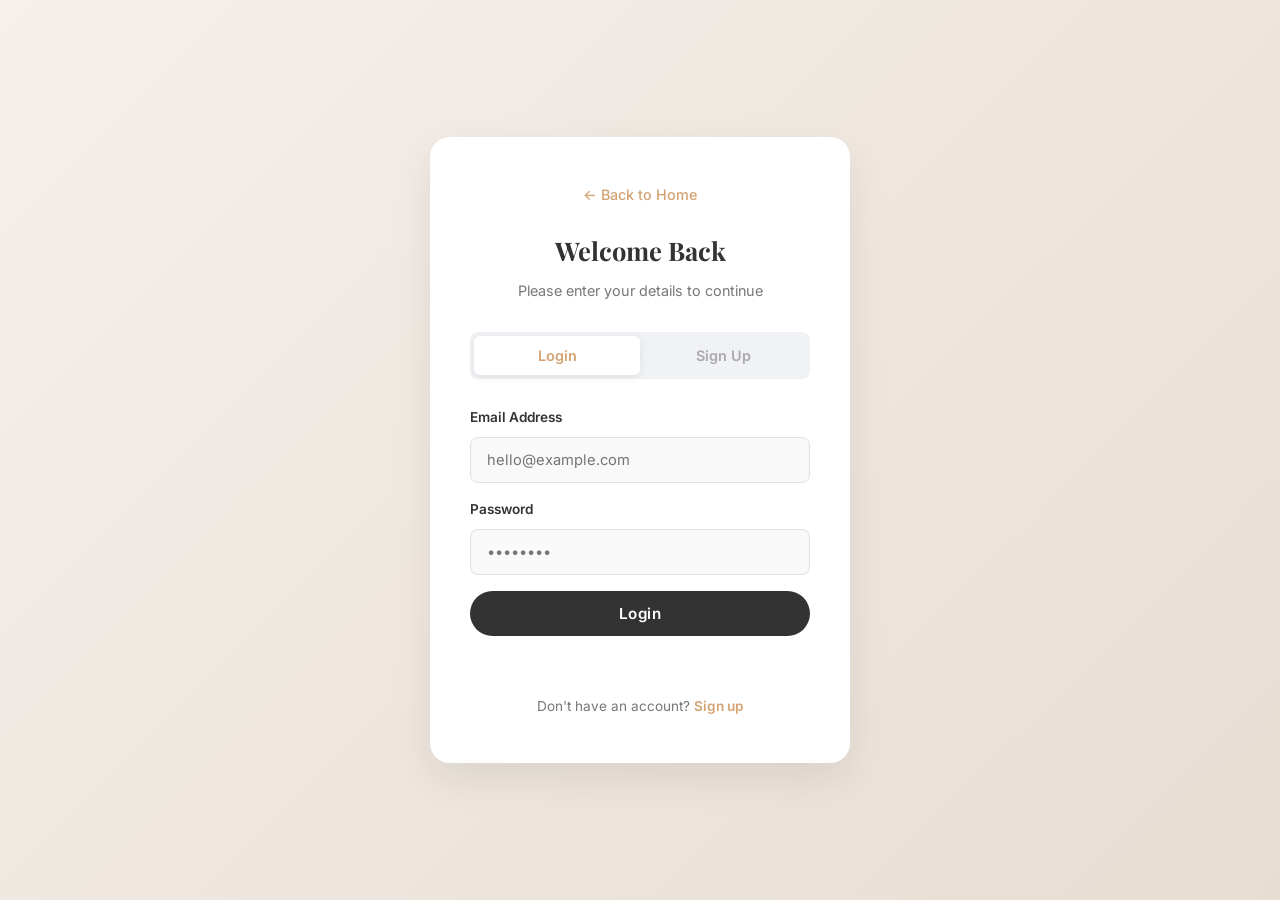
<file: dashboard-user.html>
<!DOCTYPE html>
<html lang="en">

<head>
    <meta charset="UTF-8">
    <meta name="viewport" content="width=device-width, initial-scale=1.0">
    <title>User Dashboard | Glow & Relax</title>
    <meta name="description" content="Your personal wellness dashboard — browse services, book appointments, and manage your reservations at Glow & Relax.">
   <link rel="stylesheet" href="style.css">
</head>

<body>

    <!-- Route Protection: redirect if not logged in -->
    <script>
        (function () {
            const currentUser = JSON.parse(localStorage.getItem('currentUser'));
            if (!currentUser) {
                window.location.href = 'login.html';
            }
        })();
    </script>

    <!-- Navbar -->
    <nav class="navbar">
        <div class="logo">Glow & Relax</div>
        <ul class="nav-links">
            <li><a href="#user-services">Services</a></li>
            <li><a href="produkte.html">Products</a></li>
            <li><a href="#user-gallery">Gallery</a></li>
            <li><span id="welcomeUser" class="welcome-text"></span></li>
            <li><a href="#" onclick="logout()" class="login-btn" style="background:#e74c3c !important; box-shadow: 0 2px 12px rgba(231,76,60,0.3);">Logout</a></li>
        </ul>
    </nav>

    <div class="dashboard-content">
        <header class="dash-header">
            <h1>Welcome, Beauty Enthusiast!</h1>
            <p>Select a service below to book your next appointment.</p>
        </header>

        <!-- Services Section -->
        <section id="user-services">
            <h2 class="section-title" style="text-align: left; margin-bottom: 8px;">Our Services & Pricing</h2>
            <p class="section-subtitle" style="text-align: left; margin-bottom: 30px;">Click "Book Now" to choose a treatment and reserve your slot</p>
            <div class="services-grid" id="userServicesGrid">
                <!-- Dynamically rendered by main.js -->
            </div>
        </section>

        <!-- My Bookings Section -->
        <section class="my-bookings-section" id="my-bookings">
            <h2 class="section-title" style="text-align: left; margin-bottom: 8px;">My Bookings</h2>
            <p class="section-subtitle" style="text-align: left; margin-bottom: 24px;">Your upcoming appointments</p>
            <div class="table-container">
                <table>
                    <thead>
                        <tr>
                            <th>Category</th>
                            <th>Treatment</th>
                            <th>Date & Time</th>
                            <th>Price</th>
                            <th>Status</th>
                        </tr>
                    </thead>
                    <tbody id="userBookingsBody"></tbody>
                </table>
            </div>
        </section>

        <!-- Photo Gallery Section -->
        <section class="user-gallery-section" id="user-gallery">
            <h2 class="section-title" style="text-align: left; margin-bottom: 8px;">Gallery</h2>
            <p class="section-subtitle" style="text-align: left; margin-bottom: 24px;">A glimpse into our sanctuary</p>
            <div class="gallery-grid">
                <div class="gallery-item">
                    <img src="../images/gallery-1.png" alt="Spa stones and candles">
                    <div class="gallery-overlay"><p>Relaxation Space</p></div>
                </div>
                <div class="gallery-item">
                    <img src="../images/gallery-2.png" alt="Facial treatment">
                    <div class="gallery-overlay"><p>Facial Treatments</p></div>
                </div>
                <div class="gallery-item">
                    <img src="../images/gallery-3.png" alt="Nail art service">
                    <div class="gallery-overlay"><p>Nail Art Studio</p></div>
                </div>
                <div class="gallery-item">
                    <img src="../images/gallery-4.png" alt="Hair styling">
                    <div class="gallery-overlay"><p>Hair Styling</p></div>
                </div>
                <div class="gallery-item">
                    <img src="../images/gallery-5.png" alt="Massage room">
                    <div class="gallery-overlay"><p>Massage Rooms</p></div>
                </div>
                <div class="gallery-item">
                    <img src="../images/gallery-6.png" alt="Spa products">
                    <div class="gallery-overlay"><p>Premium Products</p></div>
                </div>
            </div>
        </section>
    </div>

    <!-- Booking Form Modal (with sub-service dropdown + dynamic price) -->
    <div id="bookingModal" class="modal">
        <div class="modal-content">
            <span class="close" onclick="closeBooking()">&times;</span>
            <div class="modal-icon">📅</div>
            <h2 id="modalTitle" style="font-family: var(--font-heading); margin-bottom: 20px;">Book Service</h2>
            <form id="reservationForm">
                <div class="input-group">
                    <label>Your Email (auto-filled)</label>
                    <input type="email" id="userEmail" readonly
                        style="background: #f5f5f5; cursor: not-allowed;">
                </div>

                <!-- Sub-Service Dropdown (populated dynamically) -->
                <div class="input-group">
                    <label>Choose Treatment</label>
                    <select id="subServiceSelect" required onchange="onSubServiceChange()">
                        <option value="">— Choose a treatment —</option>
                    </select>
                </div>

                <!-- Dynamic Price Display -->
                <div id="selectedPrice" class="price-display" style="display: none;"></div>

                <div class="input-group">
                    <label>Select Date</label>
                    <input type="date" id="bookingDate" required>
                </div>

                <div class="input-group">
                    <label>Available Times</label>
                    <select id="bookingTime" required>
                        <option value="">Choose a time slot</option>
                        <option value="09:00">09:00 AM</option>
                        <option value="10:00">10:00 AM</option>
                        <option value="11:00">11:00 AM</option>
                        <option value="13:00">01:00 PM</option>
                        <option value="14:00">02:00 PM</option>
                        <option value="15:00">03:00 PM</option>
                        <option value="16:00">04:00 PM</option>
                        <option value="17:00">05:00 PM</option>
                    </select>
                </div>

                <button type="submit" class="submit-btn">Confirm Reservation</button>
            </form>
        </div>
    </div>

   <script src="main.js"></script>
</body>

</html>
</file>
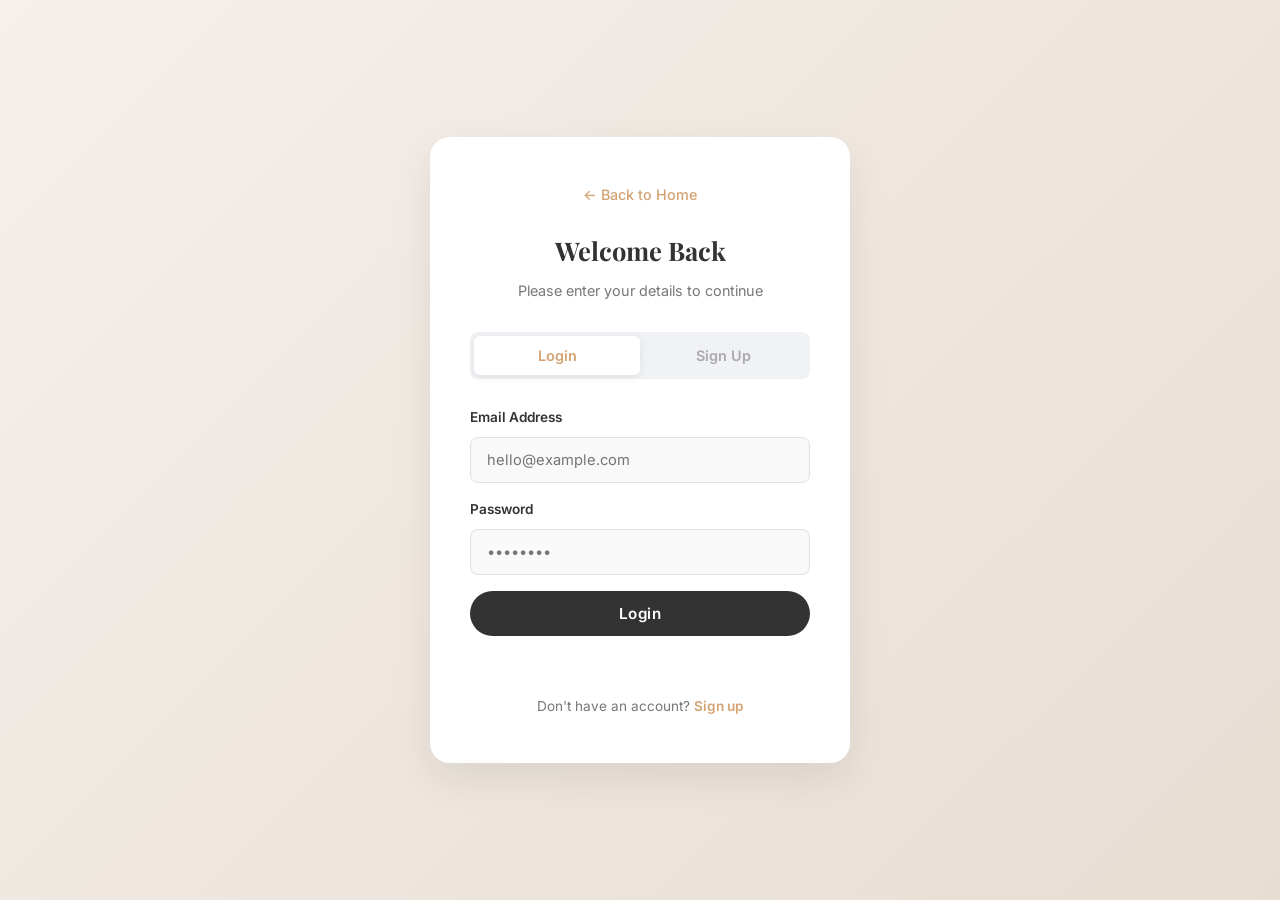
<file: login.html>
<!DOCTYPE html>
<html lang="en">

<head>
    <meta charset="UTF-8">
    <meta name="viewport" content="width=device-width, initial-scale=1.0">
    <title>Login | Glow & Relax</title>
    <meta name="description" content="Login or create an account to book premium wellness & beauty appointments at Glow & Relax.">
    <link rel="stylesheet" href="style.css">
</head>

<body class="auth-page">

    <div class="login-container">
        <div class="login-box">
            <div class="logo-area">
                <a href="index.html" class="back-link">← Back to Home</a>
                <h2 id="authTitle">Welcome Back</h2>
                <p id="authSubtitle">Please enter your details to continue</p>
            </div>

            <!-- Auth Tab Toggle (Login / Sign Up) -->
            <div class="role-toggle" id="authToggle">
                <button id="loginTabBtn" class="active" onclick="switchAuthTab('login')">Login</button>
                <button id="signupTabBtn" onclick="switchAuthTab('signup')">Sign Up</button>
            </div>

            <!-- LOGIN FORM -->
            <form id="loginForm">
                <div class="input-group">
                    <label for="email">Email Address</label>
                    <input type="email" id="email" placeholder="hello@example.com" required>
                </div>

                <div class="input-group">
                    <label for="password">Password</label>
                    <input type="password" id="password" placeholder="••••••••" required>
                </div>

                <button type="submit" class="submit-btn">Login</button>
            </form>

            <!-- SIGN UP FORM (hidden by default) -->
            <form id="signupForm" style="display: none;">
                <div class="input-group">
                    <label for="signupEmail">Email Address</label>
                    <input type="email" id="signupEmail" placeholder="hello@example.com" required>
                </div>

                <div class="input-group">
                    <label for="signupPassword">Password</label>
                    <input type="password" id="signupPassword" placeholder="••••••••" required>
                </div>

                <div class="input-group">
                    <label for="signupConfirm">Confirm Password</label>
                    <input type="password" id="signupConfirm" placeholder="••••••••" required>
                </div>

                <button type="submit" class="submit-btn">Create Account</button>
            </form>

            <!-- Auth feedback message -->
            <p id="authMessage" class="auth-message"></p>

            <p class="signup-prompt" id="switchPrompt">Don't have an account? <a href="#"
                    onclick="switchAuthTab('signup'); return false;">Sign up</a></p>
        </div>
    </div>

    <script src="main.js"></script>
</body>

</html>
</file>
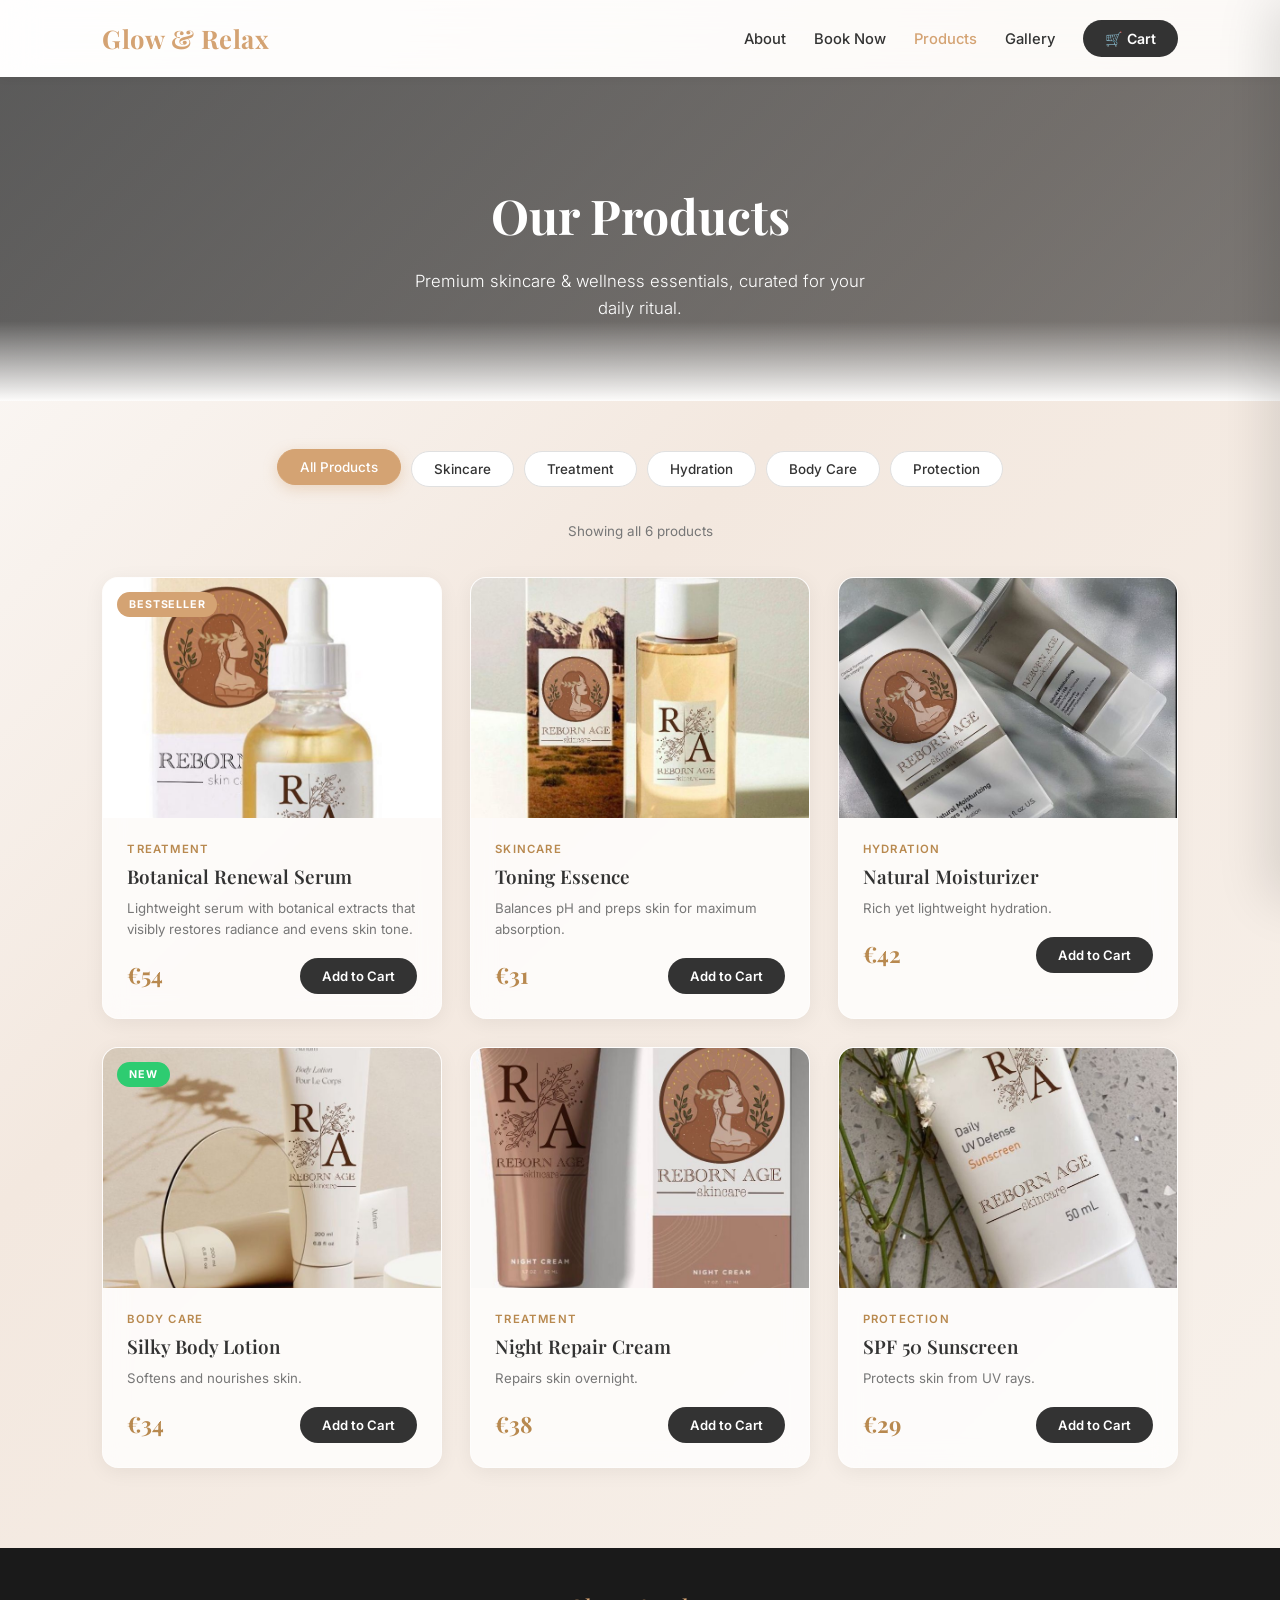
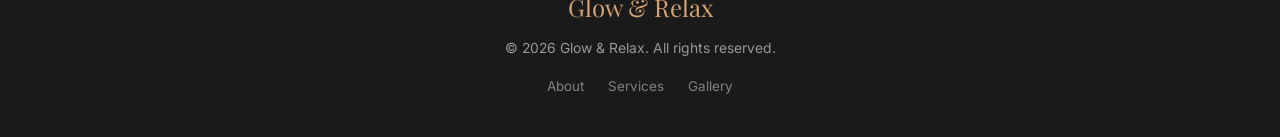
<file: produkte.html>
<!DOCTYPE html>
<html lang="en">
<head>
    <meta charset="UTF-8">
    <meta name="viewport" content="width=device-width, initial-scale=1.0">
    <title>Glow & Relax | Products</title>
    <link href="https://fonts.googleapis.com/css2?family=Playfair+Display:wght@400;500;600;700&family=Inter:wght@300;400;500;600;700&display=swap" rel="stylesheet">
    <script src="https://www.paypal.com/sdk/js?client-id=AZDxjDScFpQtjWTOUtWKbyN_bDt4OgqaF4eYXlewfBP4-8aqPhHjjAl97nkGlsaKNMiuXIzigRXBJPCHkcd0&currency=EUR"></script>
    <style>
        :root {
            --charcoal: #333333;
            --charcoal-deep: #1a1a1a;
            --gold: #d4a373;
            --gold-light: #e8c9a0;
            --gold-dark: #b8894f;
            --white: #f9f9f9;
            --white-pure: #ffffff;
            --grey-light: #f0f2f5;
            --grey-mid: #aaaaaa;
            --grey-text: #777777;
            --shadow-soft: 0 4px 20px rgba(0,0,0,0.06);
            --shadow-medium: 0 8px 30px rgba(0,0,0,0.1);
            --radius: 16px;
            --radius-sm: 8px;
            --transition: all 0.35s cubic-bezier(0.4,0,0.2,1);
            --font-heading: 'Playfair Display', Georgia, serif;
            --font-body: 'Inter', sans-serif;
        }

        *, *::before, *::after { margin:0; padding:0; box-sizing:border-box; }
        html { scroll-behavior: smooth; }

        body {
            background: linear-gradient(135deg, #fdfcfb 0%, #f3e8df 40%, #f8f2ec 100%);
            color: var(--charcoal);
            font-family: var(--font-body);
            line-height: 1.6;
            -webkit-font-smoothing: antialiased;
        }

        /* NAVBAR */
        .navbar {
            display: flex;
            justify-content: space-between;
            align-items: center;
            padding: 18px 8%;
            background: rgba(255,255,255,0.75);
            backdrop-filter: blur(18px);
            box-shadow: 0 1px 10px rgba(0,0,0,0.05);
            position: sticky; top: 0; z-index: 100;
            transition: var(--transition);
        }
        .navbar.scrolled { padding: 12px 8%; box-shadow: 0 2px 20px rgba(0,0,0,0.08); }
        .logo {
            font-family: var(--font-heading);
            font-size: 1.6rem; font-weight: 700;
            color: var(--gold); letter-spacing: 0.5px;
            text-decoration: none;
        }
        .nav-links { list-style: none; display: flex; align-items: center; gap: 28px; }
        .nav-links a {
            text-decoration: none; color: var(--charcoal);
            font-weight: 500; font-size: 0.92rem; transition: var(--transition);
        }
        .nav-links a:hover { color: var(--gold); }
        .nav-links a.active-link { color: var(--gold); }

        .cart-btn {
            position: relative;
            background: var(--charcoal); color: var(--white-pure);
            padding: 10px 22px; border-radius: 50px; border: none;
            font-family: var(--font-body); font-size: 0.88rem; font-weight: 600;
            cursor: pointer; transition: var(--transition);
        }
        .cart-btn:hover { background: var(--gold); transform: translateY(-2px); box-shadow: 0 4px 14px rgba(212,163,115,0.4); }
        .cart-badge {
            position: absolute; top: -7px; right: -7px;
            width: 20px; height: 20px;
            background: #e74c3c; color: #fff; border-radius: 50%;
            font-size: 0.65rem; font-weight: 700;
            display: none; align-items: center; justify-content: center;
        }
        .cart-badge.show { display: flex; }

        /* HERO */
        .hero {
            text-align: center;
            padding: 100px 20px 80px;
            background: linear-gradient(135deg, rgba(26,26,26,0.72) 0%, rgba(51,51,51,0.55) 100%),
                        url('https://images.unsplash.com/photo-1556228578-8c89e6adf883?auto=format&fit=crop&w=1400&q=80');
            background-size: cover; background-position: center; background-attachment: fixed;
            color: var(--white-pure); position: relative;
        }
        .hero::after {
            content: ''; position: absolute; bottom:0; left:0; right:0;
            height: 80px; background: linear-gradient(transparent, #fdfcfb);
        }
        .hero h1 {
            font-family: var(--font-heading); font-size: 3rem; font-weight: 700;
            margin-bottom: 14px; animation: fadeInUp 0.8s ease-out both;
        }
        .hero p {
            font-size: 1.05rem; font-weight: 300; opacity: 0.88;
            max-width: 460px; margin: 0 auto;
            animation: fadeInUp 0.8s ease-out 0.15s both;
        }
        @keyframes fadeInUp {
            from { opacity:0; transform:translateY(26px); }
            to   { opacity:1; transform:translateY(0); }
        }

        /* FILTER */
        .filter-bar {
            display: flex; justify-content: center; flex-wrap: wrap;
            gap: 10px; padding: 50px 8% 24px;
        }
        .filter-btn {
            padding: 9px 22px; border: 1.5px solid #e0e0e0;
            background: var(--white-pure); color: var(--charcoal);
            border-radius: 50px; font-family: var(--font-body);
            font-size: 0.84rem; font-weight: 500; cursor: pointer; transition: var(--transition);
        }
        .filter-btn:hover, .filter-btn.active {
            background: var(--gold); border-color: var(--gold); color: var(--white-pure);
            box-shadow: 0 4px 14px rgba(212,163,115,0.35); transform: translateY(-2px);
        }

        /* PRODUCTS */
        .products-section { padding: 10px 8% 80px; }
        .products-count { text-align: center; color: var(--grey-text); font-size: 0.84rem; margin-bottom: 34px; }
        .products-grid {
            display: grid;
            grid-template-columns: repeat(auto-fill, minmax(280px, 1fr));
            gap: 28px;
        }

        /* PRODUCT CARD */
        .product-card {
            background: rgba(255,255,255,0.78); backdrop-filter: blur(12px);
            border: 1px solid rgba(255,255,255,0.4); border-radius: var(--radius);
            overflow: hidden; box-shadow: var(--shadow-soft);
            transition: var(--transition); position: relative;
            animation: fadeInUp 0.5s ease-out both;
        }
        .product-card:hover { transform: translateY(-10px); box-shadow: var(--shadow-medium); }
        .product-card::before {
            content: ''; position: absolute; top:0; left:0; right:0; height: 4px;
            background: linear-gradient(90deg, var(--gold), var(--gold-light));
            transform: scaleX(0); transform-origin: left;
            transition: transform 0.4s ease; z-index: 1;
        }
        .product-card:hover::before { transform: scaleX(1); }

        .product-img-wrap {
            width: 100%; height: 240px; overflow: hidden; position: relative;
            background: linear-gradient(135deg, #f5f0eb, #ede3d8);
            display: flex; align-items: center; justify-content: center;
        }
        .product-img-wrap img { width:100%; height:100%; object-fit:cover; transition: transform 0.5s ease; }
        .product-card:hover .product-img-wrap img { transform: scale(1.07); }
        .img-ph { font-size: 4.5rem; opacity: 0.28; }

        .product-badge {
            position: absolute; top:14px; left:14px;
            background: var(--gold); color: var(--white-pure);
            font-size: 0.67rem; font-weight: 700; letter-spacing: 0.8px;
            padding: 4px 12px; border-radius: 50px; text-transform: uppercase; z-index: 2;
        }
        .product-badge.new  { background: #2ecc71; }
        .product-badge.sale { background: #e74c3c; }

        .product-body { padding: 22px 24px 24px; }
        .product-category { font-size: 0.71rem; font-weight: 600; letter-spacing: 1.2px; color: var(--gold-dark); text-transform: uppercase; margin-bottom: 7px; }
        .product-name { font-family: var(--font-heading); font-size: 1.18rem; font-weight: 600; color: var(--charcoal); margin-bottom: 8px; line-height: 1.3; }
        .product-desc { font-size: 0.83rem; color: var(--grey-text); line-height: 1.6; margin-bottom: 18px; }
        .product-footer { display: flex; align-items: center; justify-content: space-between; gap: 12px; }
        .product-price { font-family: var(--font-heading); font-size: 1.4rem; font-weight: 700; color: var(--gold-dark); }

        .add-btn {
            padding: 10px 22px; border: none;
            background: var(--charcoal); color: var(--white-pure);
            border-radius: 50px; font-family: var(--font-body);
            font-size: 0.82rem; font-weight: 600; cursor: pointer;
            transition: var(--transition); white-space: nowrap;
            position: relative; overflow: hidden;
        }
        .add-btn::before {
            content:''; position:absolute; inset:0;
            background: linear-gradient(120deg, transparent, rgba(255,255,255,0.22), transparent);
            transform: translateX(-100%);
        }
        .add-btn:hover::before { transform: translateX(100%); transition: 0.55s; }
        .add-btn:hover { background: var(--gold); transform: translateY(-2px); box-shadow: 0 4px 14px rgba(212,163,115,0.4); }
        .add-btn.added { background: #2ecc71; pointer-events: none; }

        /* CART OVERLAY */
        .cart-overlay { display:none; position:fixed; inset:0; background:rgba(0,0,0,0.42); z-index:500; backdrop-filter:blur(4px); }
        .cart-overlay.open { display:block; }

        /* CART SIDEBAR */
        .cart-sidebar {
            position: fixed; top:0; right:0;
            width: 440px; max-width: 100vw; height: 100%;
            background: var(--white-pure); z-index: 600;
            display: flex; flex-direction: column;
            transform: translateX(100%);
            transition: transform 0.4s cubic-bezier(0.4,0,0.2,1);
            box-shadow: -12px 0 50px rgba(0,0,0,0.12);
        }
        .cart-sidebar.open { transform: translateX(0); }

        .cart-head {
            display: flex; justify-content: space-between; align-items: center;
            padding: 22px 28px; border-bottom: 1px solid #f0f0f0; flex-shrink: 0;
        }
        .cart-head h3 { font-family: var(--font-heading); font-size: 1.45rem; font-weight: 600; color: var(--charcoal); }
        .close-btn { background:none; border:none; font-size:1.7rem; line-height:1; color:var(--grey-mid); cursor:pointer; transition:color 0.2s; }
        .close-btn:hover { color: var(--charcoal); }

        .cart-items-area { flex:1; overflow-y:auto; padding: 18px 28px; }
        .cart-empty { text-align:center; padding:60px 20px; color:var(--grey-mid); }
        .cart-empty .ei { font-size:3rem; margin-bottom:14px; opacity:0.35; }
        .cart-empty p { font-size:0.9rem; font-style:italic; }

        .cart-item-row { display:flex; align-items:center; gap:14px; padding:13px 0; border-bottom:1px solid #f5f5f5; }
        .ci-emoji { font-size:1.9rem; flex-shrink:0; }
        .ci-info { flex:1; }
        .ci-name { font-size:0.87rem; font-weight:600; color:var(--charcoal); }
        .ci-cat  { font-size:0.75rem; color:var(--grey-text); margin-top:2px; }
        .ci-price { font-family:var(--font-heading); font-size:1rem; font-weight:700; color:var(--gold-dark); flex-shrink:0; }
        .ci-del { background:none; border:none; color:var(--grey-mid); cursor:pointer; font-size:1rem; padding:4px 6px; border-radius:4px; transition:var(--transition); }
        .ci-del:hover { background:rgba(231,76,60,0.09); color:#e74c3c; }

        /* CART FOOTER */
        .cart-foot { padding: 18px 28px 26px; border-top: 1px solid #f0f0f0; flex-shrink:0; }

        .total-row { display:flex; justify-content:space-between; align-items:baseline; margin-bottom:20px; }
        .total-label { font-size:0.78rem; font-weight:600; letter-spacing:1px; color:var(--grey-text); text-transform:uppercase; }
        .total-price { font-family:var(--font-heading); font-size:1.75rem; font-weight:700; color:var(--gold-dark); }

        .section-label { font-size:0.72rem; font-weight:700; letter-spacing:1.2px; color:var(--grey-text); text-transform:uppercase; margin-bottom:12px; display:block; }

        .f-row { display:flex; gap:10px; margin-bottom:10px; }
        .f-input {
            width:100%; padding:11px 14px;
            border: 1.5px solid #e0e0e0; border-radius: var(--radius-sm);
            outline:none; font-family:var(--font-body); font-size:0.86rem;
            background: var(--white); color: var(--charcoal);
            transition: border-color 0.3s, box-shadow 0.3s;
            margin-bottom: 10px; display:block;
        }
        .f-input:focus { border-color: var(--gold); box-shadow: 0 0 0 3px rgba(212,163,115,0.13); }
        .f-input.error { border-color: #e74c3c; box-shadow: 0 0 0 3px rgba(231,76,60,0.1); }
        .f-row .f-input { margin-bottom:0; flex:1; }

        #paypal-button-container { margin-top: 14px; min-height: 45px; }

        /* TOAST */
        .toast {
            position:fixed; bottom:28px; right:28px;
            background: var(--charcoal-deep, #1a1a1a); color: var(--white-pure);
            padding:13px 22px; border-radius:var(--radius-sm);
            font-size:0.87rem; font-weight:500;
            box-shadow:0 8px 30px rgba(0,0,0,0.18); z-index:2000;
            display:flex; align-items:center; gap:10px;
            border-left: 4px solid var(--gold);
            animation: tIn 0.35s ease, tOut 0.35s ease 2.65s forwards;
        }
        @keyframes tIn  { from { transform:translateX(100px); opacity:0; } to { transform:translateX(0); opacity:1; } }
        @keyframes tOut { from { transform:translateX(0); opacity:1; } to { transform:translateX(100px); opacity:0; } }

        /* FOOTER */
        footer { background:#1a1a1a; color:rgba(255,255,255,0.55); text-align:center; padding:40px 8%; font-size:0.87rem; }
        footer .f-logo { font-family:var(--font-heading); font-size:1.5rem; color:var(--gold); display:block; margin-bottom:10px; }
        .footer-links { display:flex; justify-content:center; gap:24px; margin-top:16px; list-style:none; }
        .footer-links a { color:rgba(255,255,255,0.45); font-size:0.84rem; text-decoration:none; transition:color 0.3s; }
        .footer-links a:hover { color:var(--gold); }

        .cart-items-area::-webkit-scrollbar { width:5px; }
        .cart-items-area::-webkit-scrollbar-thumb { background:rgba(212,163,115,0.3); border-radius:3px; }

        @media (max-width: 768px) {
            .hero h1 { font-size: 2.1rem; }
            .products-section { padding: 10px 5% 60px; }
            .cart-sidebar { width: 100%; }
            .navbar { padding: 14px 5%; }
            .nav-links { gap: 14px; }
        }
    </style>
</head>
<body>

<!-- NAVBAR -->
<nav class="navbar" id="mainNav">
    <a href="index.html" class="logo">Glow &amp; Relax</a>
    <ul class="nav-links">
        <li><a href="index.html#about">About</a></li>
        <li><a href="index.html#book_now">Book Now</a></li>
        <li><a href="produkte.html" class="active-link">Products</a></li>
        <li><a href="index.html#gallery">Gallery</a></li>
        <li>
            <button class="cart-btn" onclick="openCart()">
                🛒 Cart
                <span class="cart-badge" id="cartBadge">0</span>
            </button>
        </li>
    </ul>
</nav>

<!-- HERO -->
<header class="hero">
    <h1>Our Products</h1>
    <p>Premium skincare &amp; wellness essentials, curated for your daily ritual.</p>
</header>

<!-- FILTER -->
<div class="filter-bar">
    <button class="filter-btn active" data-cat="all">All Products</button>
    <button class="filter-btn" data-cat="skincare">Skincare</button>
    <button class="filter-btn" data-cat="treatment">Treatment</button>
    <button class="filter-btn" data-cat="hydration">Hydration</button>
    <button class="filter-btn" data-cat="body">Body Care</button>
    <button class="filter-btn" data-cat="protection">Protection</button>
</div>

<!-- PRODUCTS GRID -->
<section class="products-section">
    <p class="products-count" id="pCount"></p>
    <div class="products-grid" id="productsGrid"></div>
</section>

<!-- CART OVERLAY -->
<div class="cart-overlay" id="cartOverlay" onclick="closeCart()"></div>

<!-- CART SIDEBAR -->
<div class="cart-sidebar" id="cartSidebar">
    <div class="cart-head">
        <h3>Your Cart</h3>
        <button class="close-btn" onclick="closeCart()">×</button>
    </div>

    <div class="cart-items-area">
        <div class="cart-empty" id="cartEmpty">
            <div class="ei">🛒</div>
            <p>Your cart is empty.<br>Add some products!</p>
        </div>
        <div id="cartItemsList"></div>
    </div>

    <div class="cart-foot">
        <div class="total-row">
            <span class="total-label">Total</span>
            <span class="total-price" id="cartTotal">€0.00</span>
        </div>

        <!-- SHIPPING FORM -->
        <span class="section-label">Shipping Information</span>
        <input class="f-input" id="fName"    type="text"  placeholder="Full Name *" />
        <input class="f-input" id="fEmail"   type="email" placeholder="Email Address *" />
        <input class="f-input" id="fPhone"   type="tel"   placeholder="Phone Number *" />
        <input class="f-input" id="fAddress" type="text"  placeholder="Street Address *" />
        <div class="f-row">
            <input class="f-input" id="fCity"    type="text" placeholder="City *" />
            <input class="f-input" id="fZip"     type="text" placeholder="ZIP Code *" />
        </div>
        <input class="f-input" id="fCountry" type="text" placeholder="Country *" />

        <!-- PayPal -->
        <div id="paypal-button-container"></div>
    </div>
</div>

<!-- FOOTER -->
<footer>
    <span class="f-logo">Glow &amp; Relax</span>
    <p>&copy; 2026 Glow &amp; Relax. All rights reserved.</p>
    <ul class="footer-links">
        <li><a href="index.html#about">About</a></li>
        <li><a href="index.html#services">Services</a></li>
        <li><a href="index.html#gallery">Gallery</a></li>
    </ul>
</footer>

<script>

/* ============================================================
   PRODUCTS DATA
============================================================ */
const PRODUCTS = [
    { id:1, name:'Botanical Renewal Serum', cat:'treatment', label:'Treatment', price:54, emoji:'✨', badge:'bestseller', image:'images/serum.png', desc:'Lightweight serum with botanical extracts that visibly restores radiance and evens skin tone.' },
    { id:2, name:'Toning Essence', cat:'skincare', label:'Skincare', price:31, emoji:'💧', badge:null, image:'images/toner.png', desc:'Balances pH and preps skin for maximum absorption.' },
    { id:3, name:'Natural Moisturizer', cat:'hydration', label:'Hydration', price:42, emoji:'🌿', badge:null, image:'images/moisturizer.png', desc:'Rich yet lightweight hydration.' },
    { id:4, name:'Silky Body Lotion', cat:'body', label:'Body Care', price:34, emoji:'🧴', badge:'new', image:'images/Bodylotion.png', desc:'Softens and nourishes skin.' },
    { id:5, name:'Night Repair Cream', cat:'treatment', label:'Treatment', price:38, emoji:'🌙', badge:null, image:'images/nightcream.png', desc:'Repairs skin overnight.' },
    { id:6, name:'SPF 50 Sunscreen', cat:'protection', label:'Protection', price:29, emoji:'☀️', badge:null, image:'images/Suncream.png', desc:'Protects skin from UV rays.' }
];

/* STATE */
let cart = [];

/* ============================================================
   RENDER PRODUCTS
============================================================ */
function renderProducts(cat) {
    const list = cat === 'all' ? PRODUCTS : PRODUCTS.filter(p => p.cat === cat);

    document.getElementById('pCount').textContent =
        cat === 'all'
            ? `Showing all ${list.length} products`
            : `Showing ${list.length} product${list.length !== 1 ? 's' : ''} · ${cat}`;

    const grid = document.getElementById('productsGrid');
    grid.innerHTML = '';

    list.forEach((p, i) => {

        const imgHTML = p.image
            ? `<img src="${p.image}" alt="${p.name}" onerror="this.style.display='none';this.nextElementSibling.style.display='flex'">
               <div class="img-ph" style="display:none">${p.emoji}</div>`
            : `<div class="img-ph">${p.emoji}</div>`;

        const badgeHTML = p.badge
            ? `<span class="product-badge ${p.badge}">${p.badge}</span>`
            : '';

        const card = document.createElement('div');
        card.className = 'product-card';
        card.style.animationDelay = `${i * 0.07}s`;

        card.innerHTML = `
            <div class="product-img-wrap">
                ${imgHTML}
                ${badgeHTML}
            </div>
            <div class="product-body">
                <p class="product-category">${p.label}</p>
                <h3 class="product-name">${p.name}</h3>
                <p class="product-desc">${p.desc}</p>
                <div class="product-footer">
                    <span class="product-price">€${p.price}</span>
                    <button class="add-btn" data-id="${p.id}">Add to Cart</button>
                </div>
            </div>`;

        grid.appendChild(card);
    });

    grid.querySelectorAll('.add-btn').forEach(btn => {
        btn.addEventListener('click', function () {
            addToCart(parseInt(this.dataset.id), this);
        });
    });
}

/* ============================================================
   FILTER
============================================================ */
document.querySelectorAll('.filter-btn').forEach(btn => {
    btn.addEventListener('click', function () {
        document.querySelectorAll('.filter-btn').forEach(b => b.classList.remove('active'));
        this.classList.add('active');
        renderProducts(this.dataset.cat);
    });
});

/* ============================================================
   CART
============================================================ */
function addToCart(id, btn) {
    const p = PRODUCTS.find(x => x.id === id);
    cart.push({ ...p });
    updateCart();
    openCart();

    btn.textContent = '✓ Added';
    setTimeout(() => btn.textContent = 'Add to Cart', 1200);

    toast(`${p.emoji} ${p.name} added`);
}

function removeItem(i){
    cart.splice(i,1);
    updateCart();
}

/* ============================================================
   UPDATE CART
============================================================ */
function updateCart(){
    const list = document.getElementById('cartItemsList');
    const totalEl = document.getElementById('cartTotal');
    const badge = document.getElementById('cartBadge');

    list.innerHTML = '';
    let total = 0;

    cart.forEach((item,i)=>{
        total += item.price;

       list.innerHTML += `
<div class="cart-item-row">
    <div class="ci-emoji">${item.emoji}</div>

    <div class="ci-info">
        <div class="ci-name">${item.name}</div>
        <div class="ci-cat">${item.label}</div>
    </div>

    <div class="ci-price">€${item.price}</div>

    <button class="ci-del" onclick="removeItem(${i})">✕</button>
</div>`;
    });

    totalEl.textContent = `€${total.toFixed(2)}`;
    badge.textContent = cart.length;

    renderPayPal(total);
}

/* ============================================================
   PAYPAL
============================================================ */
function renderPayPal(total){
    const container = document.getElementById('paypal-button-container');
    container.innerHTML = '';
    if(total===0) return;

    paypal.Buttons({
        createOrder:(data,actions)=>{
            return actions.order.create({
                purchase_units:[{amount:{value:total.toFixed(2)}}]
            });
        },
        onApprove:(data,actions)=>{
            return actions.order.capture().then(()=>{
                cart=[];
                updateCart();
                toast(`✅ Payment successful`);
            });
        }
    }).render('#paypal-button-container');
}

/* ============================================================
   UI
============================================================ */
function openCart(){
    document.getElementById('cartSidebar').classList.add('open');
    document.getElementById('cartOverlay').classList.add('open');
}

function closeCart(){
    document.getElementById('cartSidebar').classList.remove('open');
    document.getElementById('cartOverlay').classList.remove('open');
}

function toast(msg){
    alert(msg);
}

/* INIT */
renderProducts('all');
updateCart();

</script>
</body>
</html>
</file>
<file: style.css>
/* ============================
   Google Fonts
   ============================ */
@import url('https://fonts.googleapis.com/css2?family=Playfair+Display:wght@400;500;600;700&family=Inter:wght@300;400;500;600;700&display=swap');

/* ============================
   CSS Custom Properties
   ============================ */
:root {
    --charcoal: #333333;
    --charcoal-deep: #1a1a1a;
    --gold: #d4a373;
    --gold-light: #e8c9a0;
    --gold-dark: #b8894f;
    --white: #f9f9f9;
    --white-pure: #ffffff;
    --grey-light: #f0f2f5;
    --grey-mid: #aaaaaa;
    --grey-text: #777777;
    --shadow-soft: 0 4px 20px rgba(0, 0, 0, 0.06);
    --shadow-medium: 0 8px 30px rgba(0, 0, 0, 0.08);
    --shadow-gold: 0 8px 30px rgba(212, 163, 115, 0.15);
    --radius: 16px;
    --radius-sm: 8px;
    --transition: all 0.35s cubic-bezier(0.4, 0, 0.2, 1);
    --font-heading: 'Playfair Display', Georgia, serif;
    --font-body: 'Inter', 'Segoe UI', sans-serif;
}

/* ============================
   Reset & Base
   ============================ */
*,
*::before,
*::after {
    margin: 0;
    padding: 0;
    box-sizing: border-box;
}

html {
    scroll-behavior: smooth;
}

body {
    background-color: var(--white);
    color: var(--charcoal);
    font-family: var(--font-body);
    line-height: 1.6;
    -webkit-font-smoothing: antialiased;
    -moz-osx-font-smoothing: grayscale;
}

img {
    max-width: 100%;
    display: block;
}

a {
    text-decoration: none;
    color: inherit;
}

/* ============================
   Navbar
   ============================ */
.navbar {
    display: flex;
    justify-content: space-between;
    align-items: center;
    padding: 18px 8%;
    background: var(--white-pure);
    box-shadow: 0 1px 10px rgba(0, 0, 0, 0.04);
    position: sticky;
    top: 0;
    z-index: 100;
    backdrop-filter: blur(12px);
    transition: var(--transition);
}

.navbar.scrolled {
    padding: 12px 8%;
    box-shadow: 0 2px 20px rgba(0, 0, 0, 0.08);
}

.logo {
    font-family: var(--font-heading);
    font-size: 1.6rem;
    font-weight: 700;
    color: var(--gold);
    letter-spacing: 0.5px;
}

.nav-links {
    list-style: none;
    display: flex;
    align-items: center;
    gap: 28px;
}

.nav-links a {
    text-decoration: none;
    color: var(--charcoal);
    font-weight: 500;
    font-size: 0.92rem;
    letter-spacing: 0.3px;
    position: relative;
    transition: var(--transition);
}

.nav-links a:not(.login-btn)::after {
    content: '';
    position: absolute;
    bottom: -4px;
    left: 0;
    width: 0;
    height: 2px;
    background: var(--gold);
    transition: width 0.3s ease;
}

.nav-links a:not(.login-btn):hover::after {
    width: 100%;
}

.nav-links a:not(.login-btn):hover {
    color: var(--gold);
}

.login-btn {
    background: var(--gold) !important;
    color: var(--white-pure) !important;
    padding: 10px 26px !important;
    border-radius: 50px;
    font-weight: 600 !important;
    letter-spacing: 0.5px;
    transition: var(--transition);
    box-shadow: 0 2px 12px rgba(212, 163, 115, 0.3);
}

.login-btn:hover {
    background: var(--gold-dark) !important;
    transform: translateY(-2px);
    box-shadow: 0 4px 18px rgba(212, 163, 115, 0.4);
}

/* ============================
   Hero Section
   ============================ */
.hero {
    text-align: center;
    padding: 120px 20px 100px;
    background: url('images/aaphoto.jpg');
    background-size: cover;
    background-position: center;
    background-attachment: fixed;
    color: var(--white-pure);
    position: relative;
}

.hero::after {
    content: '';
    position: absolute;
    bottom: 0;
    left: 0;
    right: 0;
    height: 80px;
    background: linear-gradient(transparent, var(--white));
}

.hero h1 {
    font-family: var(--font-heading);
    font-size: 3.2rem;
    font-weight: 700;
    margin-bottom: 16px;
    letter-spacing: 1px;
    animation: fadeInUp 0.8s ease-out;
}

.hero p {
    font-size: 1.15rem;
    font-weight: 300;
    opacity: 0.9;
    max-width: 500px;
    margin: 0 auto;
    animation: fadeInUp 0.8s ease-out 0.2s both;
}

@keyframes fadeInUp {
    from {
        opacity: 0;
        transform: translateY(30px);
    }
    to {
        opacity: 1;
        transform: translateY(0);
    }
}

/* ============================
   Section Title
   ============================ */
.section-title {
    font-family: var(--font-heading);
    font-size: 2rem;
    font-weight: 600;
    text-align: center;
    color: var(--charcoal);
    margin-bottom: 12px;
    position: relative;
}

.section-subtitle {
    text-align: center;
    color: var(--grey-text);
    font-size: 0.95rem;
    margin-bottom: 50px;
    font-weight: 300;
}

/* ============================
   About / Who We Are Section
   ============================ */
.about-section {
    padding: 100px 8%;
    background: linear-gradient(135deg, #fdfcfb 0%, #f5f0eb 100%);
}

.about-container {
    display: flex;
    align-items: center;
    gap: 70px;
    max-width: 1100px;
    margin: 0 auto;
}

.about-text {
    flex: 1.2;
}

.about-title {
    text-align: left;
    margin-bottom: 24px;
    color: var(--charcoal);
    position: relative;
    font-family: var(--font-heading);
}

.about-title::after {
    content: '';
    display: block;
    width: 60px;
    height: 3px;
    background: var(--gold);
    margin-top: 12px;
    border-radius: 2px;
}

.about-lead {
    font-size: 1.1rem;
    line-height: 1.8;
    color: #555;
    margin-bottom: 18px;
}

.about-body {
    font-size: 0.95rem;
    line-height: 1.8;
    color: var(--grey-text);
    margin-bottom: 35px;
}

.about-highlights {
    display: flex;
    flex-direction: column;
    gap: 20px;
}

.highlight-item {
    display: flex;
    align-items: flex-start;
    gap: 16px;
    padding: 14px 18px;
    background: var(--white-pure);
    border-radius: var(--radius-sm);
    box-shadow: var(--shadow-soft);
    transition: var(--transition);
}

.highlight-item:hover {
    transform: translateX(6px);
    box-shadow: var(--shadow-gold);
}

.highlight-icon {
    font-size: 1.6rem;
    flex-shrink: 0;
    margin-top: 2px;
}

.highlight-item strong {
    display: block;
    font-size: 0.95rem;
    color: var(--charcoal);
    margin-bottom: 3px;
}

.highlight-item p {
    font-size: 0.85rem;
    color: #999;
    margin: 0;
}

/* About Visual Card */
.about-visual {
    flex: 0.8;
}

.about-image-card {
    background: var(--white-pure);
    border-radius: 24px;
    padding: 50px 35px;
    text-align: center;
    box-shadow: var(--shadow-gold);
    border: 1px solid rgba(212, 163, 115, 0.15);
    transition: var(--transition);
}

.about-image-card:hover {
    transform: translateY(-8px);
    box-shadow: 0 16px 50px rgba(212, 163, 115, 0.25);
}

.about-emoji-art {
    font-size: 6rem;
    margin-bottom: 20px;
    animation: floatEmoji 3s ease-in-out infinite;
}

@keyframes floatEmoji {
    0%, 100% { transform: translateY(0); }
    50% { transform: translateY(-12px); }
}

.about-image-caption {
    font-size: 0.9rem;
    color: #999;
    font-style: italic;
}

/* ============================
   Services Section
   ============================ */
.services-container {
    padding: 80px 8%;
    text-align: center;
    background: var(--white);
}

.services-grid {
    display: grid;
    grid-template-columns: repeat(auto-fit, minmax(280px, 1fr));
    gap: 30px;
    margin-top: 20px;
}

.service-card {
    background: var(--white-pure);
    padding: 40px 30px 35px;
    border-radius: var(--radius);
    box-shadow: var(--shadow-soft);
    transition: var(--transition);
    position: relative;
    overflow: hidden;
    border: 1px solid rgba(0, 0, 0, 0.04);
}

.service-card::before {
    content: '';
    position: absolute;
    top: 0;
    left: 0;
    right: 0;
    height: 4px;
    background: linear-gradient(90deg, var(--gold), var(--gold-light));
    transform: scaleX(0);
    transform-origin: left;
    transition: transform 0.4s ease;
}

.service-card:hover {
    transform: translateY(-10px);
    box-shadow: var(--shadow-medium);
}

.service-card:hover::before {
    transform: scaleX(1);
}

.service-icon {
    font-size: 3rem;
    margin-bottom: 18px;
}

.service-card h3 {
    font-family: var(--font-heading);
    font-size: 1.25rem;
    font-weight: 600;
    margin-bottom: 10px;
    color: var(--charcoal);
}

.service-card p {
    font-size: 0.9rem;
    color: var(--grey-text);
    margin-bottom: 6px;
    line-height: 1.6;
}

.service-price {
    display: inline-block;
    font-size: 1.3rem;
    font-weight: 700;
    color: var(--gold-dark);
    margin: 14px 0 6px;
    font-family: var(--font-heading);
}

.book-btn {
    margin-top: 18px;
    padding: 11px 30px;
    border: none;
    background: var(--charcoal);
    color: var(--white-pure);
    border-radius: 50px;
    cursor: pointer;
    font-size: 0.88rem;
    font-weight: 600;
    letter-spacing: 0.5px;
    transition: var(--transition);
}

.book-btn:hover {
    background: var(--gold);
    transform: translateY(-2px);
    box-shadow: 0 4px 15px rgba(212, 163, 115, 0.4);
}

/* ============================
   Photo Gallery Section
   ============================ */
.gallery-section {
    padding: 80px 8%;
    background: linear-gradient(135deg, #fdfcfb 0%, #f5f0eb 100%);
}

.gallery-grid {
    display: grid;
    grid-template-columns: repeat(3, 1fr);
    gap: 20px;
    margin-top: 20px;
}

.gallery-item {
    position: relative;
    border-radius: var(--radius);
    overflow: hidden;
    aspect-ratio: 4/3;
    cursor: pointer;
    box-shadow: var(--shadow-soft);
}

.gallery-item img {
    width: 100%;
    height: 100%;
    object-fit: cover;
    transition: transform 0.5s ease, filter 0.4s ease;
}

.gallery-item:hover img {
    transform: scale(1.08);
    filter: brightness(0.85);
}

.gallery-overlay {
    position: absolute;
    bottom: 0;
    left: 0;
    right: 0;
    padding: 20px;
    background: linear-gradient(transparent, rgba(26, 26, 26, 0.7));
    color: var(--white-pure);
    opacity: 0;
    transition: opacity 0.4s ease;
}

.gallery-item:hover .gallery-overlay {
    opacity: 1;
}

.gallery-overlay p {
    font-size: 0.9rem;
    font-weight: 500;
    letter-spacing: 0.3px;
}

/* ============================
   Footer
   ============================ */
.footer {
    background: var(--charcoal-deep);
    color: rgba(255, 255, 255, 0.6);
    text-align: center;
    padding: 40px 8%;
    font-size: 0.88rem;
}

.footer .logo {
    color: var(--gold);
    margin-bottom: 12px;
}

.footer p {
    margin-top: 8px;
}

.footer-links {
    display: flex;
    justify-content: center;
    gap: 24px;
    margin-top: 18px;
    list-style: none;
}

.footer-links a {
    color: rgba(255, 255, 255, 0.5);
    font-size: 0.85rem;
    transition: color 0.3s ease;
}

.footer-links a:hover {
    color: var(--gold);
}

/* ============================
   Modal Styling
   ============================ */
.modal {
    display: none;
    position: fixed;
    z-index: 1000;
    left: 0;
    top: 0;
    width: 100%;
    height: 100%;
    background-color: rgba(0, 0, 0, 0.55);
    align-items: center;
    justify-content: center;
    backdrop-filter: blur(4px);
}

.modal-content {
    background-color: var(--white-pure);
    padding: 30px 32px;
    border-radius: var(--radius);
    width: 90%;
    max-width: 450px;
    max-height: 85vh;
    overflow-y: auto;
    position: relative;
    animation: modalSlideIn 0.35s cubic-bezier(0.4, 0, 0.2, 1);
    box-shadow: 0 20px 60px rgba(0, 0, 0, 0.15);
}

@keyframes modalSlideIn {
    from {
        transform: translateY(-40px) scale(0.96);
        opacity: 0;
    }
    to {
        transform: translateY(0) scale(1);
        opacity: 1;
    }
}

.close {
    position: sticky;
    float: right;
    top: 0;
    font-size: 28px;
    cursor: pointer;
    color: var(--grey-mid);
    transition: color 0.2s ease;
    line-height: 1;
    z-index: 10;
    margin-top: -6px;
    margin-right: -8px;
    margin-bottom: -20px;
}

.close:hover {
    color: var(--charcoal);
}

.modal-icon {
    font-size: 2.2rem;
    margin-bottom: 8px;
}

/* ============================
   Auth Pages (Login / Sign Up)
   ============================ */
.auth-page {
    min-height: 100vh;
    display: flex;
    justify-content: center;
    align-items: center;
    background: linear-gradient(135deg, #f5f0eb 0%, #e8ddd3 100%);
    padding: 20px;
}

.login-container {
    width: 100%;
    max-width: 420px;
}

.login-box {
    background: var(--white-pure);
    padding: 45px 40px;
    border-radius: 20px;
    box-shadow: 0 15px 40px rgba(0, 0, 0, 0.08);
    text-align: center;
}

.back-link {
    display: inline-block;
    text-align: left;
    text-decoration: none;
    color: var(--gold);
    font-size: 0.9rem;
    font-weight: 500;
    margin-bottom: 24px;
    transition: color 0.3s ease;
}

.back-link:hover {
    color: var(--gold-dark);
}

.logo-area h2 {
    font-family: var(--font-heading);
    font-size: 1.6rem;
    margin-bottom: 8px;
    color: var(--charcoal);
}

.logo-area p {
    color: var(--grey-text);
    font-size: 0.9rem;
    margin-bottom: 30px;
}

/* Auth Tab Toggle */
.role-toggle {
    display: flex;
    background: var(--grey-light);
    padding: 4px;
    border-radius: var(--radius-sm);
    margin-bottom: 28px;
}

.role-toggle button {
    flex: 1;
    border: none;
    padding: 11px;
    border-radius: 6px;
    cursor: pointer;
    font-weight: 600;
    font-size: 0.9rem;
    font-family: var(--font-body);
    transition: var(--transition);
    background: transparent;
    color: var(--grey-mid);
}

.role-toggle button.active {
    background: var(--white-pure);
    color: var(--gold);
    box-shadow: 0 2px 8px rgba(0, 0, 0, 0.08);
}

/* Form Styles */
.input-group {
    text-align: left;
    margin-bottom: 16px;
}

.input-group label {
    display: block;
    font-size: 0.85rem;
    font-weight: 600;
    margin-bottom: 8px;
    color: var(--charcoal);
}

.input-group input,
.input-group select,
.input-group textarea {
    width: 100%;
    padding: 13px 16px;
    border: 1px solid #e0e0e0;
    border-radius: var(--radius-sm);
    outline: none;
    font-family: var(--font-body);
    font-size: 0.92rem;
    transition: border-color 0.3s ease, box-shadow 0.3s ease;
    background: var(--white);
}

.input-group input:focus,
.input-group select:focus,
.input-group textarea:focus {
    border-color: var(--gold);
    box-shadow: 0 0 0 3px rgba(212, 163, 115, 0.12);
}

.submit-btn {
    width: 100%;
    padding: 13px;
    background: var(--charcoal);
    color: var(--white-pure);
    border: none;
    border-radius: 50px;
    font-size: 0.95rem;
    font-weight: 600;
    font-family: var(--font-body);
    cursor: pointer;
    transition: var(--transition);
    letter-spacing: 0.5px;
}

.submit-btn:hover {
    background: var(--gold);
    transform: translateY(-2px);
    box-shadow: 0 4px 18px rgba(212, 163, 115, 0.35);
}

.signup-prompt {
    margin-top: 25px;
    font-size: 0.85rem;
    color: var(--grey-text);
}

.signup-prompt a {
    color: var(--gold);
    text-decoration: none;
    font-weight: 600;
    transition: color 0.3s ease;
}

.signup-prompt a:hover {
    color: var(--gold-dark);
}

/* Auth Messages */
.auth-message {
    margin-top: 15px;
    font-size: 0.85rem;
    text-align: center;
    min-height: 20px;
    border-radius: 6px;
    padding: 10px;
    transition: all 0.3s ease;
}

.auth-error {
    color: #e74c3c;
    background: #fdecea;
}

.auth-success {
    color: #2ecc71;
    background: #e8f8f0;
}

/* ============================
   User Dashboard
   ============================ */
.dashboard-content {
    padding: 50px 8%;
}

.dash-header {
    margin-bottom: 45px;
}

.dash-header h1 {
    font-family: var(--font-heading);
    font-size: 2rem;
    color: var(--charcoal);
    margin-bottom: 8px;
}

.dash-header p {
    color: var(--grey-text);
    font-size: 0.95rem;
}

.welcome-text {
    font-size: 0.88rem;
    color: var(--gold);
    font-weight: 600;
}

/* ============================
   Admin Dashboard
   ============================ */
.admin-body {
    background: var(--grey-light);
}

.admin-container {
    display: flex;
    min-height: 100vh;
}

/* Sidebar */
.sidebar {
    width: 260px;
    background: var(--charcoal-deep);
    color: var(--white-pure);
    padding: 30px 20px;
    position: fixed;
    height: 100vh;
    overflow-y: auto;
}

.sidebar .logo {
    color: var(--gold);
    margin-bottom: 45px;
    text-align: center;
    font-family: var(--font-heading);
    font-size: 1.4rem;
}

.sidebar-links {
    list-style: none;
}

.sidebar-links li {
    padding: 14px 18px;
    border-radius: var(--radius-sm);
    margin-bottom: 6px;
    transition: var(--transition);
    cursor: pointer;
}

.sidebar-links li.active {
    background: rgba(212, 163, 115, 0.15);
}

.sidebar-links li:hover {
    background: rgba(255, 255, 255, 0.08);
}

.sidebar-links li.active a {
    color: var(--gold);
}

.sidebar-links a {
    color: rgba(255, 255, 255, 0.7);
    text-decoration: none;
    font-size: 0.92rem;
    font-weight: 500;
    display: block;
}

.logout-link {
    color: #ff7675 !important;
}

/* Main Content Area */
.admin-main {
    flex-grow: 1;
    padding: 40px;
    margin-left: 260px;
}

.admin-header {
    display: flex;
    justify-content: space-between;
    align-items: center;
    margin-bottom: 30px;
}

.admin-header h2 {
    font-family: var(--font-heading);
    font-size: 1.6rem;
    color: var(--charcoal);
}

/* Table Design */
.table-container {
    background: var(--white-pure);
    padding: 25px;
    border-radius: var(--radius);
    box-shadow: var(--shadow-soft);
    overflow-x: auto;
}

table {
    width: 100%;
    border-collapse: collapse;
    text-align: left;
}

th,
td {
    padding: 15px 18px;
    border-bottom: 1px solid #f0f0f0;
    font-size: 0.9rem;
}

th {
    background: var(--white);
    font-weight: 600;
    color: var(--charcoal);
    text-transform: uppercase;
    font-size: 0.78rem;
    letter-spacing: 0.5px;
}

tr:hover td {
    background: rgba(212, 163, 115, 0.04);
}

/* Empty state */
.empty-state {
    text-align: center;
    padding: 60px 20px;
    color: var(--grey-mid);
}

.empty-state .empty-icon {
    font-size: 3rem;
    margin-bottom: 16px;
    opacity: 0.5;
}

.empty-state p {
    font-size: 0.95rem;
}

/* Action Buttons */
.edit-btn,
.delete-btn {
    padding: 7px 16px;
    border: none;
    border-radius: 50px;
    cursor: pointer;
    font-size: 0.78rem;
    font-weight: 600;
    font-family: var(--font-body);
    letter-spacing: 0.3px;
    transition: var(--transition);
}

.edit-btn {
    background: rgba(52, 152, 219, 0.1);
    color: #3498db;
    margin-right: 6px;
}

.edit-btn:hover {
    background: #3498db;
    color: white;
}

.delete-btn {
    background: rgba(231, 76, 60, 0.1);
    color: #e74c3c;
}

.delete-btn:hover {
    background: #e74c3c;
    color: white;
}

/* Admin Service Cards */
.services-admin-grid {
    display: grid;
    grid-template-columns: repeat(auto-fill, minmax(260px, 1fr));
    gap: 24px;
}

.admin-service-card {
    background: var(--white-pure);
    padding: 28px;
    border-radius: var(--radius);
    border: 1px solid #f0f0f0;
    text-align: center;
    transition: var(--transition);
    position: relative;
}

.admin-service-card:hover {
    box-shadow: var(--shadow-medium);
    transform: translateY(-4px);
}

.admin-service-card .card-icon {
    font-size: 2.5rem;
    margin-bottom: 12px;
}

.admin-service-card h3 {
    font-family: var(--font-heading);
    font-size: 1.1rem;
    color: var(--charcoal);
    margin-bottom: 6px;
}

.admin-service-card .card-price {
    font-size: 1.15rem;
    font-weight: 700;
    color: var(--gold-dark);
    margin: 6px 0 10px;
}

.admin-service-card p {
    font-size: 0.85rem;
    color: var(--grey-text);
    margin-bottom: 16px;
    line-height: 1.5;
}

.add-btn {
    background: var(--gold);
    color: var(--white-pure);
    border: none;
    padding: 11px 24px;
    border-radius: 50px;
    cursor: pointer;
    font-size: 0.88rem;
    font-weight: 600;
    font-family: var(--font-body);
    transition: var(--transition);
    box-shadow: 0 2px 12px rgba(212, 163, 115, 0.3);
}

.add-btn:hover {
    background: var(--gold-dark);
    transform: translateY(-2px);
    box-shadow: 0 4px 18px rgba(212, 163, 115, 0.4);
}

/* ============================
   Dashboard - User Gallery
   ============================ */
.user-gallery-section {
    padding: 60px 0;
}

.user-gallery-section .section-title {
    margin-bottom: 12px;
}

/* ============================
   Responsive Design
   ============================ */
@media (max-width: 992px) {
    .hero h1 {
        font-size: 2.4rem;
    }

    .gallery-grid {
        grid-template-columns: repeat(2, 1fr);
    }

    .sidebar {
        width: 200px;
    }

    .admin-main {
        margin-left: 200px;
        padding: 30px;
    }
}

@media (max-width: 768px) {
    .navbar {
        padding: 14px 5%;
    }

    .nav-links {
        gap: 16px;
    }

    .hero {
        padding: 80px 20px 70px;
    }

    .hero h1 {
        font-size: 2rem;
    }

    .about-container {
        flex-direction: column;
        gap: 40px;
    }

    .about-title {
        text-align: center;
    }

    .about-title::after {
        margin: 12px auto 0;
    }

    .gallery-grid {
        grid-template-columns: 1fr 1fr;
        gap: 12px;
    }

    .services-grid {
        grid-template-columns: 1fr;
    }

    .sidebar {
        display: none;
    }

    .admin-main {
        margin-left: 0;
    }

    .admin-header {
        flex-direction: column;
        gap: 16px;
        align-items: flex-start;
    }
}

@media (max-width: 480px) {
    .gallery-grid {
        grid-template-columns: 1fr;
    }

    .hero h1 {
        font-size: 1.7rem;
    }

    .login-box {
        padding: 30px 24px;
    }
}

/* ============================
   Toast Notification
   ============================ */
.toast {
    position: fixed;
    bottom: 30px;
    right: 30px;
    background: var(--charcoal-deep);
    color: var(--white-pure);
    padding: 16px 28px;
    border-radius: var(--radius-sm);
    font-size: 0.9rem;
    font-weight: 500;
    box-shadow: 0 8px 30px rgba(0, 0, 0, 0.2);
    z-index: 2000;
    animation: toastIn 0.4s ease, toastOut 0.4s ease 2.6s forwards;
    display: flex;
    align-items: center;
    gap: 10px;
}

.toast.success {
    border-left: 4px solid #2ecc71;
}

.toast.error {
    border-left: 4px solid #e74c3c;
}

.toast.info {
    border-left: 4px solid var(--gold);
}

@keyframes toastIn {
    from {
        transform: translateX(100px);
        opacity: 0;
    }
    to {
        transform: translateX(0);
        opacity: 1;
    }
}

@keyframes toastOut {
    from {
        transform: translateX(0);
        opacity: 1;
    }
    to {
        transform: translateX(100px);
        opacity: 0;
    }
}

/* ============================
   User Bookings Table
   ============================ */
.my-bookings-section {
    padding: 40px 0;
}

.my-bookings-section .section-title {
    text-align: left;
    margin-bottom: 20px;
}

.booking-status {
    padding: 4px 12px;
    border-radius: 50px;
    font-size: 0.75rem;
    font-weight: 600;
    background: rgba(46, 204, 113, 0.1);
    color: #2ecc71;
}

/* ============================
   Sub-Services Preview Tags (Service Cards)
   ============================ */
.sub-services-preview {
    display: flex;
    flex-wrap: wrap;
    gap: 6px;
    justify-content: center;
    margin: 12px 0 4px;
}

.sub-tag {
    display: inline-flex;
    align-items: center;
    gap: 4px;
    background: var(--grey-light);
    color: var(--charcoal);
    padding: 4px 10px;
    border-radius: 50px;
    font-size: 0.72rem;
    font-weight: 500;
    transition: var(--transition);
}

.sub-tag em {
    font-style: normal;
    color: var(--gold-dark);
    font-weight: 700;
}

.sub-tag.more {
    background: rgba(212, 163, 115, 0.12);
    color: var(--gold-dark);
    font-weight: 600;
}

.service-card:hover .sub-tag {
    background: rgba(212, 163, 115, 0.1);
}

/* ============================
   Booking Modal — Price Display
   ============================ */
.price-display {
    text-align: center;
    font-family: var(--font-heading);
    font-size: 1.15rem;
    font-weight: 700;
    color: var(--gold-dark);
    background: linear-gradient(135deg, rgba(212, 163, 115, 0.08), rgba(212, 163, 115, 0.15));
    padding: 10px 16px;
    border-radius: var(--radius-sm);
    margin-bottom: 16px;
    border: 1px solid rgba(212, 163, 115, 0.2);
    animation: priceReveal 0.3s ease;
}

@keyframes priceReveal {
    from {
        opacity: 0;
        transform: scale(0.95);
    }
    to {
        opacity: 1;
        transform: scale(1);
    }
}

/* ============================
   Admin Modal — Wider Variant
   ============================ */
.modal-wide {
    max-width: 560px;
    max-height: 85vh;
    overflow-y: auto;
}

/* ============================
   Admin Modal — Sub-Services Section
   ============================ */
.sub-services-section {
    margin-top: 8px;
    margin-bottom: 4px;
}

.sub-services-header {
    display: flex;
    justify-content: space-between;
    align-items: center;
    margin-bottom: 12px;
}

.sub-services-header label {
    font-size: 0.85rem;
    font-weight: 600;
    color: var(--charcoal);
}

.add-sub-btn {
    background: transparent;
    border: 1.5px dashed var(--gold);
    color: var(--gold-dark);
    padding: 6px 14px;
    border-radius: 50px;
    cursor: pointer;
    font-size: 0.78rem;
    font-weight: 600;
    font-family: var(--font-body);
    transition: var(--transition);
}

.add-sub-btn:hover {
    background: rgba(212, 163, 115, 0.1);
    border-color: var(--gold-dark);
}

/* Sub-Service Input Row */
.sub-service-row {
    display: flex;
    gap: 10px;
    align-items: center;
    margin-bottom: 10px;
}

.sub-service-row .sub-name {
    flex: 2;
    padding: 11px 14px;
    border: 1px solid #e0e0e0;
    border-radius: var(--radius-sm);
    outline: none;
    font-family: var(--font-body);
    font-size: 0.88rem;
    transition: border-color 0.3s ease, box-shadow 0.3s ease;
    background: var(--white);
}

.sub-service-row .sub-price-input {
    flex: 1;
    max-width: 100px;
    padding: 11px 14px;
    border: 1px solid #e0e0e0;
    border-radius: var(--radius-sm);
    outline: none;
    font-family: var(--font-body);
    font-size: 0.88rem;
    transition: border-color 0.3s ease, box-shadow 0.3s ease;
    background: var(--white);
}

.sub-service-row .sub-name:focus,
.sub-service-row .sub-price-input:focus {
    border-color: var(--gold);
    box-shadow: 0 0 0 3px rgba(212, 163, 115, 0.12);
}

.remove-sub-btn {
    width: 34px;
    height: 34px;
    border: none;
    background: rgba(231, 76, 60, 0.08);
    color: #e74c3c;
    border-radius: 50%;
    cursor: pointer;
    font-size: 0.85rem;
    font-weight: 700;
    display: flex;
    align-items: center;
    justify-content: center;
    flex-shrink: 0;
    transition: var(--transition);
}

.remove-sub-btn:hover {
    background: #e74c3c;
    color: white;
    transform: scale(1.1);
}

/* ============================
   Admin Card — Sub-Services List
   ============================ */
.sub-services-list {
    text-align: left;
    margin: 12px 0 4px;
    padding: 0;
}

.sub-item {
    display: flex;
    justify-content: space-between;
    align-items: center;
    padding: 7px 12px;
    background: var(--grey-light);
    border-radius: 6px;
    margin-bottom: 5px;
    font-size: 0.82rem;
    transition: var(--transition);
}

.sub-item:hover {
    background: rgba(212, 163, 115, 0.1);
}

.sub-item span:first-child {
    color: var(--charcoal);
    font-weight: 500;
}

.sub-item .sub-price {
    color: var(--gold-dark);
    font-weight: 700;
    font-size: 0.82rem;
}

/* ============================
   Scrollbar Styling
   ============================ */
::-webkit-scrollbar {
    width: 8px;
}

::-webkit-scrollbar-track {
    background: var(--grey-light);
}

::-webkit-scrollbar-thumb {
    background: var(--grey-mid);
    border-radius: 4px;
}

::-webkit-scrollbar-thumb:hover {
    background: var(--charcoal);
}

/* Modal-specific thin scrollbar */
.modal-content::-webkit-scrollbar {
    width: 5px;
}

.modal-content::-webkit-scrollbar-track {
    background: transparent;
}

.modal-content::-webkit-scrollbar-thumb {
    background: rgba(212, 163, 115, 0.3);
    border-radius: 3px;
}

.modal-content::-webkit-scrollbar-thumb:hover {
    background: var(--gold);
}

.highlight-img {
    width: 120px;
    height: 120px;
    object-fit: cover;
    border-radius: 12px;  /* rounded corners */
}

.highlight-item strong {
    font-size: 17px;
    font-weight: 700;
    color: #2d2d2d;
    display: block;
    margin-bottom: 4px;
}

.highlight-item p {
    font-size: 13px;
    color: #888;
    margin: 0;
    line-height: 1.5;
}

.highlight-item {
    background: #fdf8f5;   /* warm cream tone — fits beauty brands */
    border-radius: 16px;
    padding: 16px;
    box-shadow: 0 2px 12px rgba(0,0,0,0.06);
    margin-bottom: 12px;
}
.highlight-item {
    border-left: 3px solid #c9a98a;   /* dusty rose/gold tone */
}
.highlight-item {
    overflow: visible;
    width: 100%;
}

.highlight-item div {
    flex: 1;          /* lets the text take all remaining space */
    min-width: 0;     /* prevents overflow clipping */
}

.highlight-item p {
    white-space: normal;   /* allows text to wrap normally */
    word-wrap: break-word;
}

.carousel-section {
    width: 100%;
    overflow: hidden;
    padding: 40px 20px;
    box-sizing: border-box;
    text-align: center;
}

.carousel-title {
    font-size: 28px;
    color: #2d2d2d;
    margin-bottom: 8px;
}

.carousel-subtitle {
    color: #999;
    font-size: 15px;
    margin-bottom: 24px;
}

.carousel-wrapper {
    display: flex;
    align-items: center;
    gap: 12px;
    width: 100%;
}

.carousel-track-container {
    overflow: hidden;
    flex: 1;
}

.carousel-track {
    display: flex;
    transition: transform 0.4s ease;
}

.carousel-card {
    min-width: 220px;
    height: 280px;
    border-radius: 16px;
    overflow: hidden;
    position: relative;
    flex-shrink: 0;
    margin-right: 16px;
}

.carousel-card img {
    width: 100%;
    height: 100%;
    object-fit: cover;
}

.carousel-overlay {
    position: absolute;
    bottom: 0;
    left: 0;
    right: 0;
    background: linear-gradient(transparent, rgba(0,0,0,0.65));
    color: white;
    padding: 24px 16px 16px;
    text-align: left;
}

.carousel-overlay h3 {
    font-size: 16px;
    font-weight: 700;
    margin-bottom: 4px;
}

.carousel-overlay p {
    font-size: 12px;
    opacity: 0.85;
    line-height: 1.5;
    margin: 0;
}

.carousel-btn {
    background: #c9a98a;
    color: white;
    border: none;
    border-radius: 50%;
    width: 40px;
    height: 40px;
    font-size: 16px;
    cursor: pointer;
    flex-shrink: 0;
    transition: background 0.2s;
}

.carousel-btn:hover {
    background: #b8926e;
}

.carousel-card {
    min-width: calc(100% - 32px);  /* 1 kartë në ekran */
    height: 280px;
    border-radius: 16px;
    overflow: hidden;
    position: relative;
    flex-shrink: 0;
    margin-right: 16px;
}
</file>
